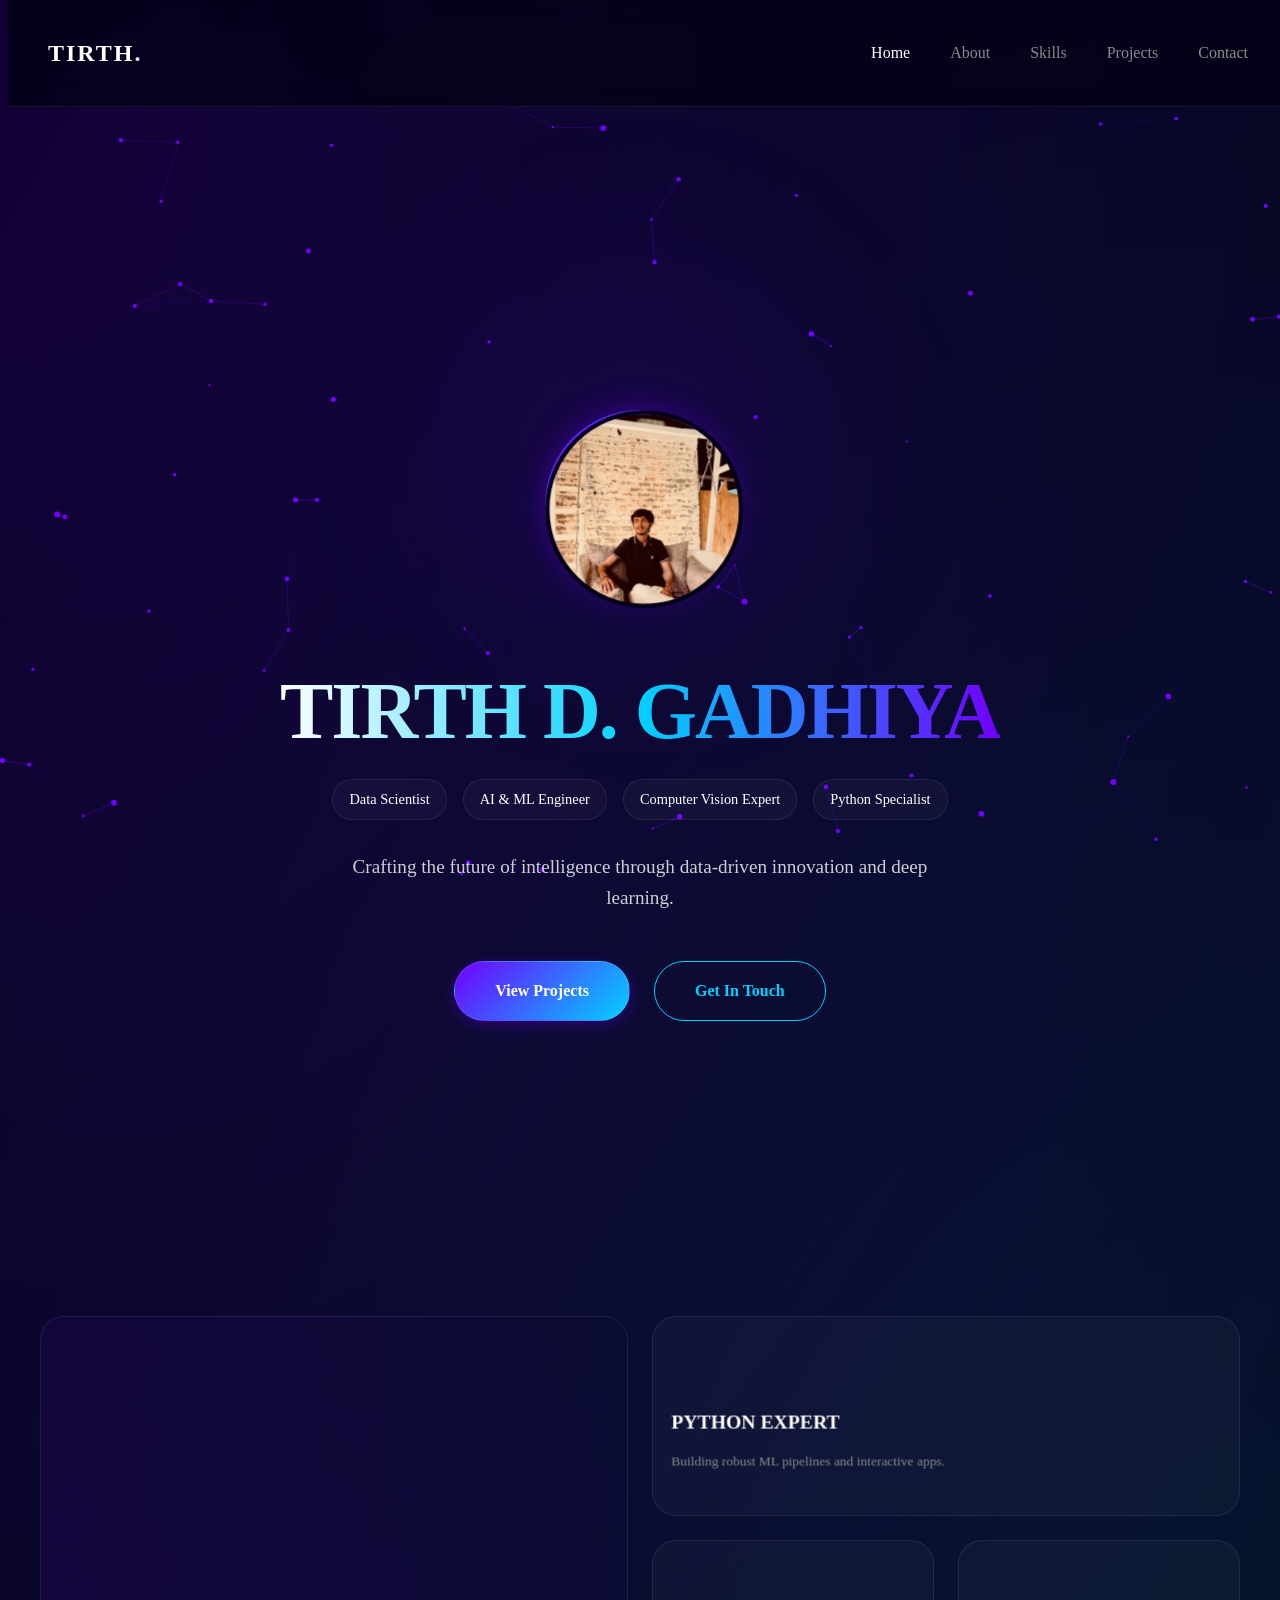
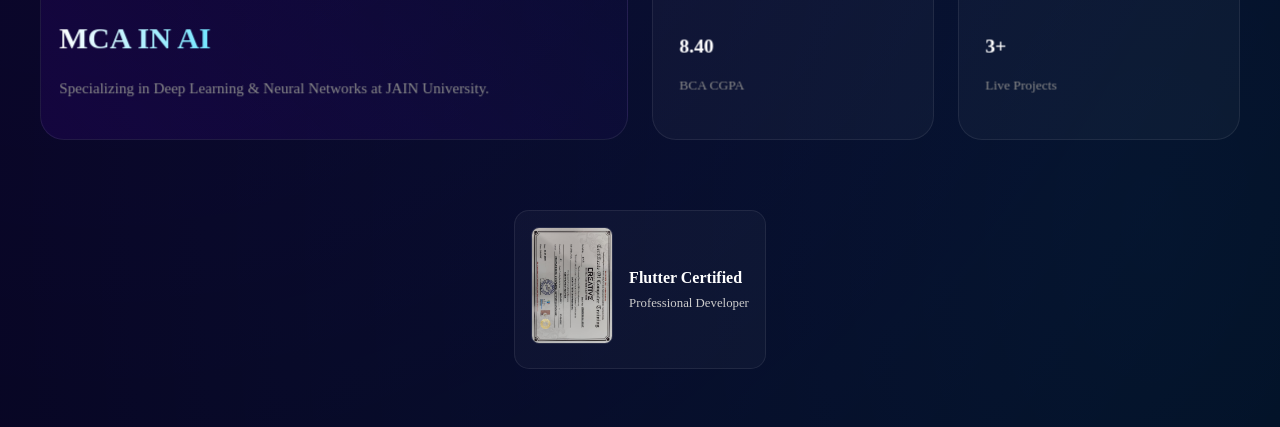
<file: index.html>
<!DOCTYPE html>
<html lang="en">
<head>
    <meta charset="UTF-8">
    <meta name="viewport" content="width=device-width, initial-scale=1.0">
    <title>Tirth Gadhiya | Data Scientist & AI Enthusiast</title>
    <link rel="stylesheet" href="assets/css/global.css">
    <style>
        .hero {
            height: 100vh;
            display: flex;
            align-items: center;
            justify-content: center;
            text-align: center;
            position: relative;
        }

        .avatar-container {
            width: 180px;
            height: 180px;
            margin: 0 auto 2rem;
            position: relative;
            border-radius: 50%;
            padding: 5px;
            background: var(--grad-primary);
            box-shadow: 0 0 30px rgba(112, 0, 255, 0.4);
        }

        .avatar {
            width: 100%;
            height: 100%;
            border-radius: 50%;
            object-fit: cover;
            border: 4px solid var(--bg-color);
        }

        .hero-tags {
            display: flex;
            gap: 1rem;
            justify-content: center;
            margin-bottom: 2rem;
        }

        .tag {
            background: var(--card-bg);
            padding: 0.5rem 1rem;
            border-radius: 20px;
            font-size: 0.9rem;
            border: 1px solid var(--glass-border);
        }
    </style>
</head>
<body>
    <div class="x-bg-glow"></div>
    <canvas id="particle-canvas"></canvas>

    <nav>
        <div class="container nav-content">
            <a href="index.html" style="font-weight: 800; color: white; text-decoration: none; font-size: 1.5rem; letter-spacing: 2px;">TIRTH.</a>
            <ul class="nav-links">
                <li><a href="index.html" class="active">Home</a></li>
                <li><a href="about.html">About</a></li>
                <li><a href="skills.html">Skills</a></li>
                <li><a href="projects.html">Projects</a></li>
                <li><a href="contact.html">Contact</a></li>
            </ul>
        </div>
    </nav>

    <main>
        <section class="hero">
            <div class="container">
                <div class="avatar-container reveal tilt-card">
                    <img src="assets/images/avatar.jpg" alt="Tirth Gadhiya" class="avatar tilt-content">
                </div>
                <h1 class="reveal" style="font-size: 5rem; letter-spacing: -2px;">TIRTH D. GADHIYA</h1>
                <div class="hero-tags reveal">
                    <span class="tag">Data Scientist</span>
                    <span class="tag">AI & ML Engineer</span>
                    <span class="tag">Computer Vision Expert</span>
                    <span class="tag">Python Specialist</span>
                </div>
                <p class="reveal" style="margin: 0 auto 3rem; font-size: 1.2rem; color: #fff; opacity: 0.8;">
                    Crafting the future of intelligence through data-driven innovation and deep learning.
                </p>
                <div class="reveal" style="display: flex; gap: 1.5rem; justify-content: center;">
                    <a href="projects.html" class="btn btn-primary">View Projects</a>
                    <a href="contact.html" class="btn" style="border: 1px solid var(--secondary-color); color: var(--secondary-color);">Get In Touch</a>
                </div>
            </div>
        </section>

        <!-- Bento Grid Preview Section -->
        <section style="padding: 50px 0;">
            <div class="container">
                <style>
                    .bento-grid {
                        display: grid;
                        grid-template-columns: repeat(4, 1fr);
                        grid-template-rows: repeat(2, 200px);
                        gap: 1.5rem;
                    }
                    .bento-item {
                        background: var(--card-bg);
                        border: 1px solid var(--glass-border);
                        border-radius: 24px;
                        padding: 2rem;
                        display: flex;
                        flex-direction: column;
                        justify-content: flex-end;
                        transition: var(--transition-base);
                    }
                    .bento-item:hover {
                        background: rgba(255, 255, 255, 0.06);
                        border-color: var(--secondary-color);
                    }
                    .bento-1 { grid-column: span 2; grid-row: span 2; background: linear-gradient(45deg, rgba(112, 0, 255, 0.1), transparent); }
                    .bento-2 { grid-column: span 2; }
                    .bento-3 { grid-column: span 1; }
                    .bento-4 { grid-column: span 1; }
                </style>
                <div class="bento-grid">
                    <div class="bento-item bento-1 reveal tilt-card">
                        <div class="tilt-content">
                            <h2 style="font-size: 1.8rem; margin: 0;">MCA IN AI</h2>
                            <p style="font-size: 0.9rem;">Specializing in Deep Learning & Neural Networks at JAIN University.</p>
                        </div>
                    </div>
                    <div class="bento-item bento-2 reveal tilt-card">
                        <div class="tilt-content">
                            <h3 style="color: white; margin: 0;">PYTHON EXPERT</h3>
                            <p style="font-size: 0.8rem;">Building robust ML pipelines and interactive apps.</p>
                        </div>
                    </div>
                    <div class="bento-item bento-3 reveal tilt-card">
                        <div class="tilt-content">
                            <h3 style="color: white; margin: 0;">8.40</h3>
                            <p style="font-size: 0.8rem;">BCA CGPA</p>
                        </div>
                    </div>
                    <div class="bento-item bento-4 reveal tilt-card">
                        <div class="tilt-content">
                            <h3 style="color: white; margin: 0;">3+</h3>
                            <p style="font-size: 0.8rem;">Live Projects</p>
                        </div>
                    </div>
                </div>
            </div>
        </section>
        
        <!-- Small Certification Badge -->
        <section style="padding: 20px 0 50px;">
            <div class="container" style="display: flex; justify-content: center;">
                <div class="certificate-card reveal" style="background: var(--card-bg); border: 1px solid var(--glass-border); border-radius: 15px; padding: 1rem; display: inline-flex; gap: 1rem; align-items: center; transition: var(--transition-base);">
                    <a href="assets/images/certificate.jpg" target="_blank" style="flex-shrink: 0;">
                        <img src="assets/images/certificate.jpg" alt="Flutter Certification" style="width: 80px; height: auto; border-radius: 8px; border: 1px solid rgba(255,255,255,0.1); cursor: pointer;">
                    </a>
                    <div style="text-align: left;">
                        <h4 style="color: white; margin: 0; font-size: 1rem;">Flutter Certified</h4>
                        <p style="font-size: 0.8rem; color: #ccc; margin: 0.2rem 0 0;">Professional Developer</p>
                    </div>
                </div>
            </div>
        </section>
    </main>

    <script src="assets/js/particles.js"></script>
    <script src="assets/js/main.js"></script>
</body>
</html>
</file>
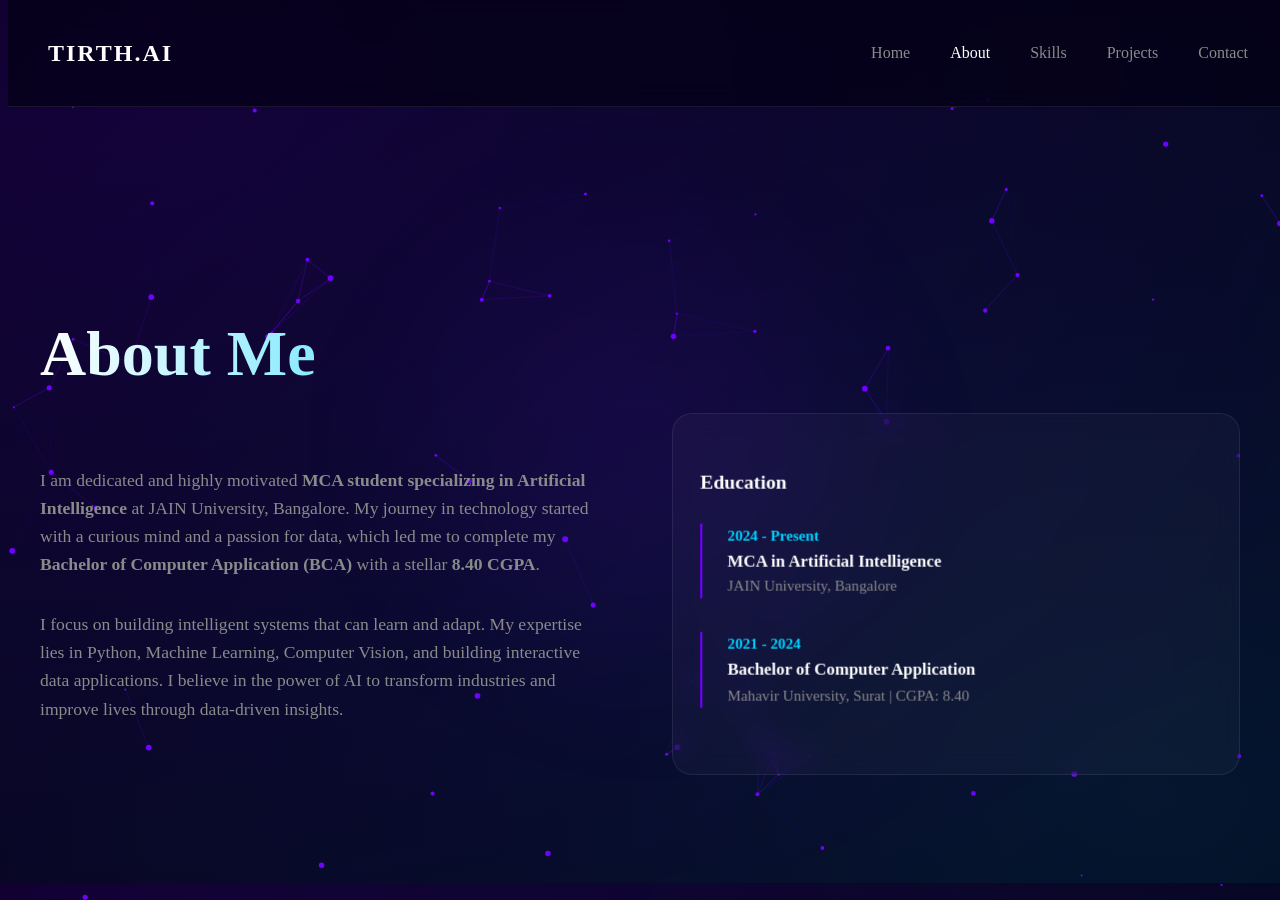
<file: about.html>
<!DOCTYPE html>
<html lang="en">
<head>
    <meta charset="UTF-8">
    <meta name="viewport" content="width=device-width, initial-scale=1.0">
    <title>About | Tirth Gadhiya</title>
    <link rel="stylesheet" href="assets/css/global.css">
    <style>
        .about-grid {
            display: grid;
            grid-template-columns: 1fr 1fr;
            gap: 4rem;
            align-items: center;
        }

        .info-card {
            background: var(--card-bg);
            border: 1px solid var(--glass-border);
            padding: 2.5rem;
            border-radius: 20px;
            backdrop-filter: var(--glass-blur);
        }

        .edu-item {
            margin-bottom: 2rem;
            padding-left: 1.5rem;
            border-left: 2px solid var(--primary-color);
        }

        .edu-year {
            font-size: 0.9rem;
            color: var(--secondary-color);
            font-weight: 600;
        }
    </style>
</head>
<body>
    <div class="x-bg-glow"></div>
    <canvas id="particle-canvas"></canvas>

    <nav>
        <div class="container nav-content">
            <a href="index.html" style="font-weight: 800; color: white; text-decoration: none; font-size: 1.5rem; letter-spacing: 2px;">TIRTH.AI</a>
            <ul class="nav-links">
                <li><a href="index.html">Home</a></li>
                <li><a href="about.html" class="active">About</a></li>
                <li><a href="skills.html">Skills</a></li>
                <li><a href="projects.html">Projects</a></li>
                <li><a href="contact.html">Contact</a></li>
            </ul>
        </div>
    </nav>

    <main class="container">
        <section>
            <h1 class="reveal">About Me</h1>
            <div class="about-grid">
                <div class="reveal">
                    <p style="margin-bottom: 2rem; max-width: 100%;">
                        I am dedicated and highly motivated <strong>MCA student specializing in Artificial Intelligence</strong> at JAIN University, Bangalore. My journey in technology started with a curious mind and a passion for data, which led me to complete my <strong>Bachelor of Computer Application (BCA)</strong> with a stellar <strong>8.40 CGPA</strong>.
                    </p>
                    <p>
                        I focus on building intelligent systems that can learn and adapt. My expertise lies in Python, Machine Learning, Computer Vision, and building interactive data applications. I believe in the power of AI to transform industries and improve lives through data-driven insights.
                    </p>
                    </p>
                </div>
                <div class="info-card reveal tilt-card">
                    <div class="tilt-content">
                        <h3 style="margin-bottom: 1.5rem; color: white;">Education</h3>
                        <div class="edu-item">
                            <div class="edu-year">2024 - Present</div>
                            <div style="font-weight: 600;">MCA in Artificial Intelligence</div>
                            <div style="font-size: 0.9rem; color: var(--text-muted);">JAIN University, Bangalore</div>
                        </div>
                        <div class="edu-item">
                            <div class="edu-year">2021 - 2024</div>
                            <div style="font-weight: 600;">Bachelor of Computer Application</div>
                            <div style="font-size: 0.9rem; color: var(--text-muted);">Mahavir University, Surat | CGPA: 8.40</div>
                        </div>
                    </div>
                </div>
            </div>
        </section>
    </main>

    <script src="assets/js/particles.js"></script>
    <script src="assets/js/main.js"></script>
</body>
</html>
</file>
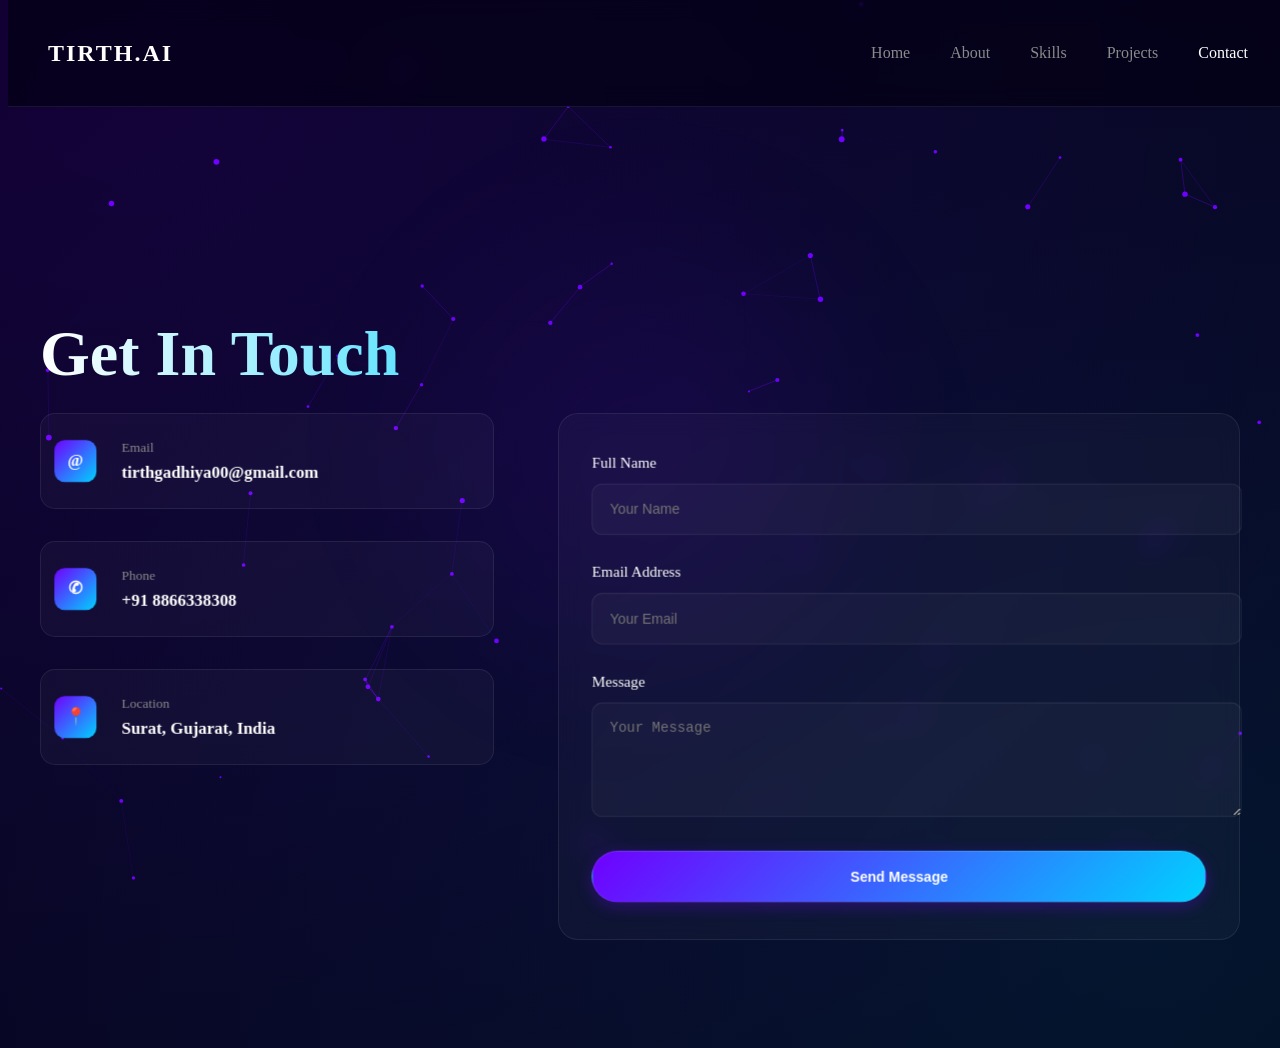
<file: contact.html>
<!DOCTYPE html>
<html lang="en">
<head>
    <meta charset="UTF-8">
    <meta name="viewport" content="width=device-width, initial-scale=1.0">
    <title>Contact | Tirth Gadhiya</title>
    <link rel="stylesheet" href="assets/css/global.css">
    <style>
        .contact-grid {
            display: grid;
            grid-template-columns: 1fr 1.5fr;
            gap: 4rem;
        }

        .contact-info {
            display: flex;
            flex-direction: column;
            gap: 2rem;
        }

        .info-item {
            display: flex;
            align-items: center;
            gap: 1.5rem;
            background: var(--card-bg);
            padding: 1.5rem;
            border-radius: 15px;
            border: 1px solid var(--glass-border);
        }

        .info-icon {
            width: 40px;
            height: 40px;
            background: var(--grad-primary);
            border-radius: 10px;
            display: flex;
            align-items: center;
            justify-content: center;
            color: white;
            font-weight: bold;
        }

        .contact-form {
            background: var(--card-bg);
            padding: 3rem;
            border-radius: 20px;
            border: 1px solid var(--glass-border);
            backdrop-filter: var(--glass-blur);
        }

        .form-group {
            margin-bottom: 1.5rem;
        }

        .form-group label {
            display: block;
            margin-bottom: 0.5rem;
            color: var(--text-main);
            font-size: 0.9rem;
        }

        .form-group input, .form-group textarea {
            width: 100%;
            padding: 1rem;
            background: rgba(255, 255, 255, 0.03);
            border: 1px solid var(--glass-border);
            border-radius: 10px;
            color: white;
            outline: none;
            transition: var(--transition-fast);
        }

        .form-group input:focus, .form-group textarea:focus {
            border-color: var(--secondary-color);
            background: rgba(255, 255, 255, 0.07);
        }
    </style>
</head>
<body>
    <div class="x-bg-glow"></div>
    <canvas id="particle-canvas"></canvas>

    <nav>
        <div class="container nav-content">
            <a href="index.html" style="font-weight: 800; color: white; text-decoration: none; font-size: 1.5rem; letter-spacing: 2px;">TIRTH.AI</a>
            <ul class="nav-links">
                <li><a href="index.html">Home</a></li>
                <li><a href="about.html">About</a></li>
                <li><a href="skills.html">Skills</a></li>
                <li><a href="projects.html">Projects</a></li>
                <li><a href="contact.html" class="active">Contact</a></li>
            </ul>
        </div>
    </nav>

    <main class="container">
        <section>
            <h1 class="reveal">Get In Touch</h1>
            <div class="contact-grid">
                <div class="contact-info reveal">
                    <div class="info-item tilt-card">
                        <div class="tilt-content" style="display: flex; align-items: center; gap: 1.5rem;">
                            <div class="info-icon">@</div>
                            <div>
                                <div style="font-size: 0.8rem; color: var(--text-muted);">Email</div>
                                <div style="font-weight: 600;">tirthgadhiya00@gmail.com</div>
                            </div>
                        </div>
                    </div>
                    <div class="info-item tilt-card">
                        <div class="tilt-content" style="display: flex; align-items: center; gap: 1.5rem;">
                            <div class="info-icon">✆</div>
                            <div>
                                <div style="font-size: 0.8rem; color: var(--text-muted);">Phone</div>
                                <div style="font-weight: 600;">+91 8866338308</div>
                            </div>
                        </div>
                    </div>
                    <div class="info-item tilt-card">
                        <div class="tilt-content" style="display: flex; align-items: center; gap: 1.5rem;">
                            <div class="info-icon">📍</div>
                            <div>
                                <div style="font-size: 0.8rem; color: var(--text-muted);">Location</div>
                                <div style="font-weight: 600;">Surat, Gujarat, India</div>
                            </div>
                        </div>
                    </div>
                </div>

                <div class="contact-form reveal tilt-card">
                    <div class="tilt-content">
                        <form onsubmit="event.preventDefault(); alert('Message sent! (Simulation)');">
                            <div class="form-group">
                                <label>Full Name</label>
                                <input type="text" placeholder="Your Name" required>
                            </div>
                            <div class="form-group">
                                <label>Email Address</label>
                                <input type="email" placeholder="Your Email" required>
                            </div>
                            <div class="form-group">
                                <label>Message</label>
                                <textarea rows="5" placeholder="Your Message" required></textarea>
                            </div>
                            <button type="submit" class="btn btn-primary" style="width: 100%;">Send Message</button>
                        </form>
                    </div>
                </div>
            </div>
        </section>
    </main>

    <script src="assets/js/particles.js"></script>
    <script src="assets/js/main.js"></script>
</body>
</html>
</file>
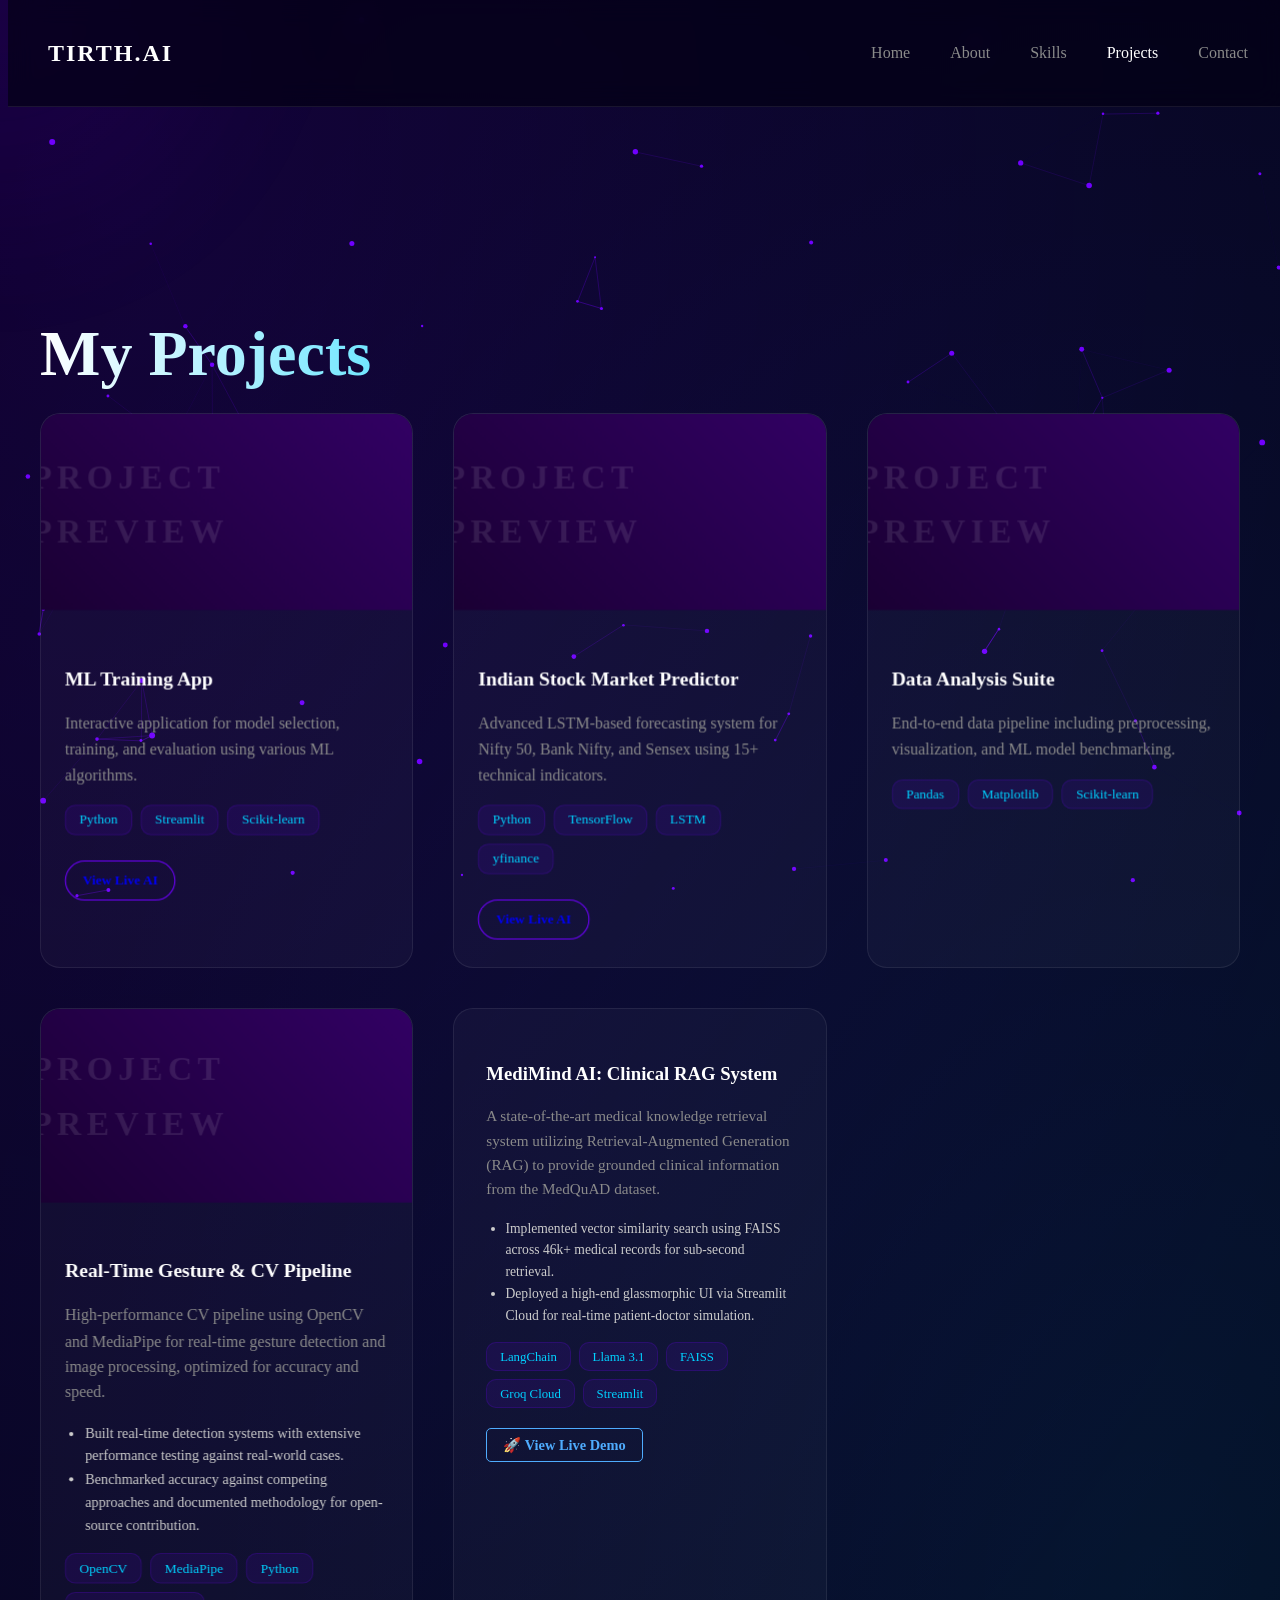
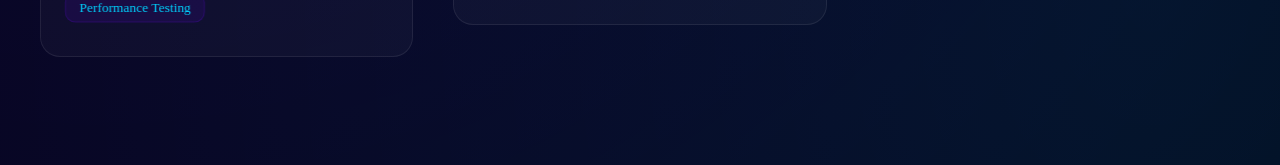
<file: projects.html>
<!DOCTYPE html>
<html lang="en">
<head>
    <meta charset="UTF-8">
    <meta name="viewport" content="width=device-width, initial-scale=1.0">
    <title>Projects | Tirth Gadhiya</title>
    <link rel="stylesheet" href="assets/css/global.css">
    <style>
        .projects-grid {
            display: grid;
            grid-template-columns: repeat(auto-fit, minmax(350px, 1fr));
            gap: 2.5rem;
        }

        .project-card {
            background: var(--card-bg);
            border: 1px solid var(--glass-border);
            border-radius: 20px;
            overflow: hidden;
            transition: var(--transition-base);
        }

        .project-card:hover {
            transform: translateY(-10px) scale(1.02);
            border-color: var(--primary-color);
            box-shadow: 0 15px 40px rgba(112, 0, 255, 0.2);
        }

        .project-img {
            width: 100%;
            height: 200px;
            background: linear-gradient(45deg, #1a0033, #330066);
            display: flex;
            align-items: center;
            justify-content: center;
            position: relative;
        }

        .project-img::after {
            content: "PROJECT PREVIEW";
            font-weight: 800;
            color: rgba(255, 255, 255, 0.1);
            font-size: 2rem;
            letter-spacing: 5px;
        }

        .project-content {
            padding: 2rem;
        }

        .project-tech {
            display: flex;
            gap: 0.5rem;
            flex-wrap: wrap;
            margin: 1rem 0;
        }

        .tech-pill {
            background: rgba(112, 0, 255, 0.1);
            color: var(--secondary-color);
            padding: 0.2rem 0.8rem;
            border-radius: 10px;
            font-size: 0.8rem;
            border: 1px solid rgba(112, 0, 255, 0.2);
        }
    </style>
</head>
<body>
    <div class="x-bg-glow"></div>
    <canvas id="particle-canvas"></canvas>

    <nav>
        <div class="container nav-content">
            <a href="index.html" style="font-weight: 800; color: white; text-decoration: none; font-size: 1.5rem; letter-spacing: 2px;">TIRTH.AI</a>
            <ul class="nav-links">
                <li><a href="index.html">Home</a></li>
                <li><a href="about.html">About</a></li>
                <li><a href="skills.html">Skills</a></li>
                <li><a href="projects.html" class="active">Projects</a></li>
                <li><a href="contact.html">Contact</a></li>
            </ul>
        </div>
    </nav>

    <main class="container">
        <section>
            <h1 class="reveal">My Projects</h1>
            <div class="projects-grid">
                <!-- Project 1 -->
                <div class="project-card reveal tilt-card">
                    <div class="tilt-content">
                        <div class="project-img"></div>
                        <div class="project-content">
                            <h3 style="color: white; margin-bottom: 0.5rem;">ML Training App</h3>
                            <p style="font-size: 0.95rem;">Interactive application for model selection, training, and evaluation using various ML algorithms.</p>
                            <div class="project-tech">
                                <span class="tech-pill">Python</span>
                                <span class="tech-pill">Streamlit</span>
                                <span class="tech-pill">Scikit-learn</span>
                            </div>
                            
                            <div style="margin-top: 1.5rem;">
                                <a href="https://mltraining-8uwxdoyklyncr5fx5tnoan.streamlit.app/" target="_blank" class="btn" style="font-size: 0.8rem; padding: 0.5rem 1rem; border: 1px solid var(--primary-color);">View Live AI</a>
                            </div>
                        </div>
                    </div>
                </div>

                <!-- Project 2 -->
                <div class="project-card reveal tilt-card">
                    <div class="tilt-content">
                        <div class="project-img"></div>
                        <div class="project-content">
                            <h3 style="color: white; margin-bottom: 0.5rem;">Indian Stock Market Predictor</h3>
                            <p style="font-size: 0.95rem;">Advanced LSTM-based forecasting system for Nifty 50, Bank Nifty, and Sensex using 15+ technical indicators.</p>
                            <div class="project-tech">
                                <span class="tech-pill">Python</span>
                                <span class="tech-pill">TensorFlow</span>
                                <span class="tech-pill">LSTM</span>
                                <span class="tech-pill">yfinance</span>
                            </div>
                            <div style="margin-top: 1.5rem;">
                                <a href="https://stock-ai-predictor-zdkgfjxevegvswqetqzrfj.streamlit.app/" target="_blank" class="btn" style="font-size: 0.8rem; padding: 0.5rem 1rem; border: 1px solid var(--primary-color);">View Live AI</a>
                            </div>
                        </div>
                    </div>
                </div>

                <!-- Project 3 -->
                <div class="project-card reveal tilt-card">
                    <div class="tilt-content">
                        <div class="project-img"></div>
                        <div class="project-content">
                            <h3 style="color: white; margin-bottom: 0.5rem;">Data Analysis Suite</h3>
                            <p style="font-size: 0.95rem;">End-to-end data pipeline including preprocessing, visualization, and ML model benchmarking.</p>
                            <div class="project-tech">
                                <span class="tech-pill">Pandas</span>
                                <span class="tech-pill">Matplotlib</span>
                                <span class="tech-pill">Scikit-learn</span>
                            </div>
                        </div>
                    </div>
                </div>
                 <!-- Project 4: Real-Time Gesture & CV Pipeline -->
                <div class="project-card reveal tilt-card">
                    <div class="tilt-content">
                        <div class="project-img"></div>
                        <div class="project-content">
                            <h3 style="color: white; margin-bottom: 0.5rem;">Real-Time Gesture & CV Pipeline</h3>
                            <p style="font-size: 0.95rem;">High-performance CV pipeline using OpenCV and MediaPipe for real-time gesture detection and image processing, optimized for accuracy and speed.</p>
                            <ul style="font-size: 0.85rem; color: #ccc; margin: 1rem 0; padding-left: 1.2rem;">
                                <li>Built real-time detection systems with extensive performance testing against real-world cases.</li>
                                <li>Benchmarked accuracy against competing approaches and documented methodology for open-source contribution.</li>
                            </ul>
                            <div class="project-tech">
                                <span class="tech-pill">OpenCV</span>
                                <span class="tech-pill">MediaPipe</span>
                                <span class="tech-pill">Python</span>
                                <span class="tech-pill">Performance Testing</span>
                            </div>
                        </div>
                    </div>
                </div>
                      <!-- MediMind AI Project -->
                <div class="project-card" style="margin-bottom: 2rem;">
                    <div class="project-content" style="display: flex; gap: 2rem; align-items: start;">
                        <div style="flex: 1;">
                            <h3 style="color: white; margin-bottom: 0.5rem;">MediMind AI: Clinical RAG System</h3>
                            <p style="font-size: 0.95rem;">A state-of-the-art medical knowledge retrieval system utilizing Retrieval-Augmented Generation (RAG) to provide grounded clinical information from the MedQuAD dataset.</p>
                            <ul style="font-size: 0.85rem; color: #ccc; margin: 1rem 0; padding-left: 1.2rem;">
                                <li>Implemented vector similarity search using FAISS across 46k+ medical records for sub-second retrieval.</li>
                                <li>Deployed a high-end glassmorphic UI via Streamlit Cloud for real-time patient-doctor simulation.</li>
                            </ul>
                            <div class="project-tech">
                                <span class="tech-pill">LangChain</span>
                                <span class="tech-pill">Llama 3.1</span>
                                <span class="tech-pill">FAISS</span>
                                <span class="tech-pill">Groq Cloud</span>
                                <span class="tech-pill">Streamlit</span>
                            </div>
                            <div style="margin-top: 1.5rem;">
                                <a href="https://ragmedical-tirth.streamlit.app/" target="_blank" style="color: #4facfe; text-decoration: none; font-weight: bold; font-size: 0.9rem; border: 1px solid #4facfe; padding: 0.5rem 1rem; border-radius: 5px;">🚀 View Live Demo</a>
                                <!-- <a href="https://github.com/Tirthgadhiyaa/RAG_medical" target="_blank" style="color: #ccc; text-decoration: none; font-size: 0.9rem; margin-left: 1rem;">📂 GitHub Repo</a> -->
                            </div>
                        </div>
                    </div>
                </div>
            </div>
        </section>
    </main>

    <script src="assets/js/particles.js"></script>
    <script src="assets/js/main.js"></script>
</body>
</html>
</file>
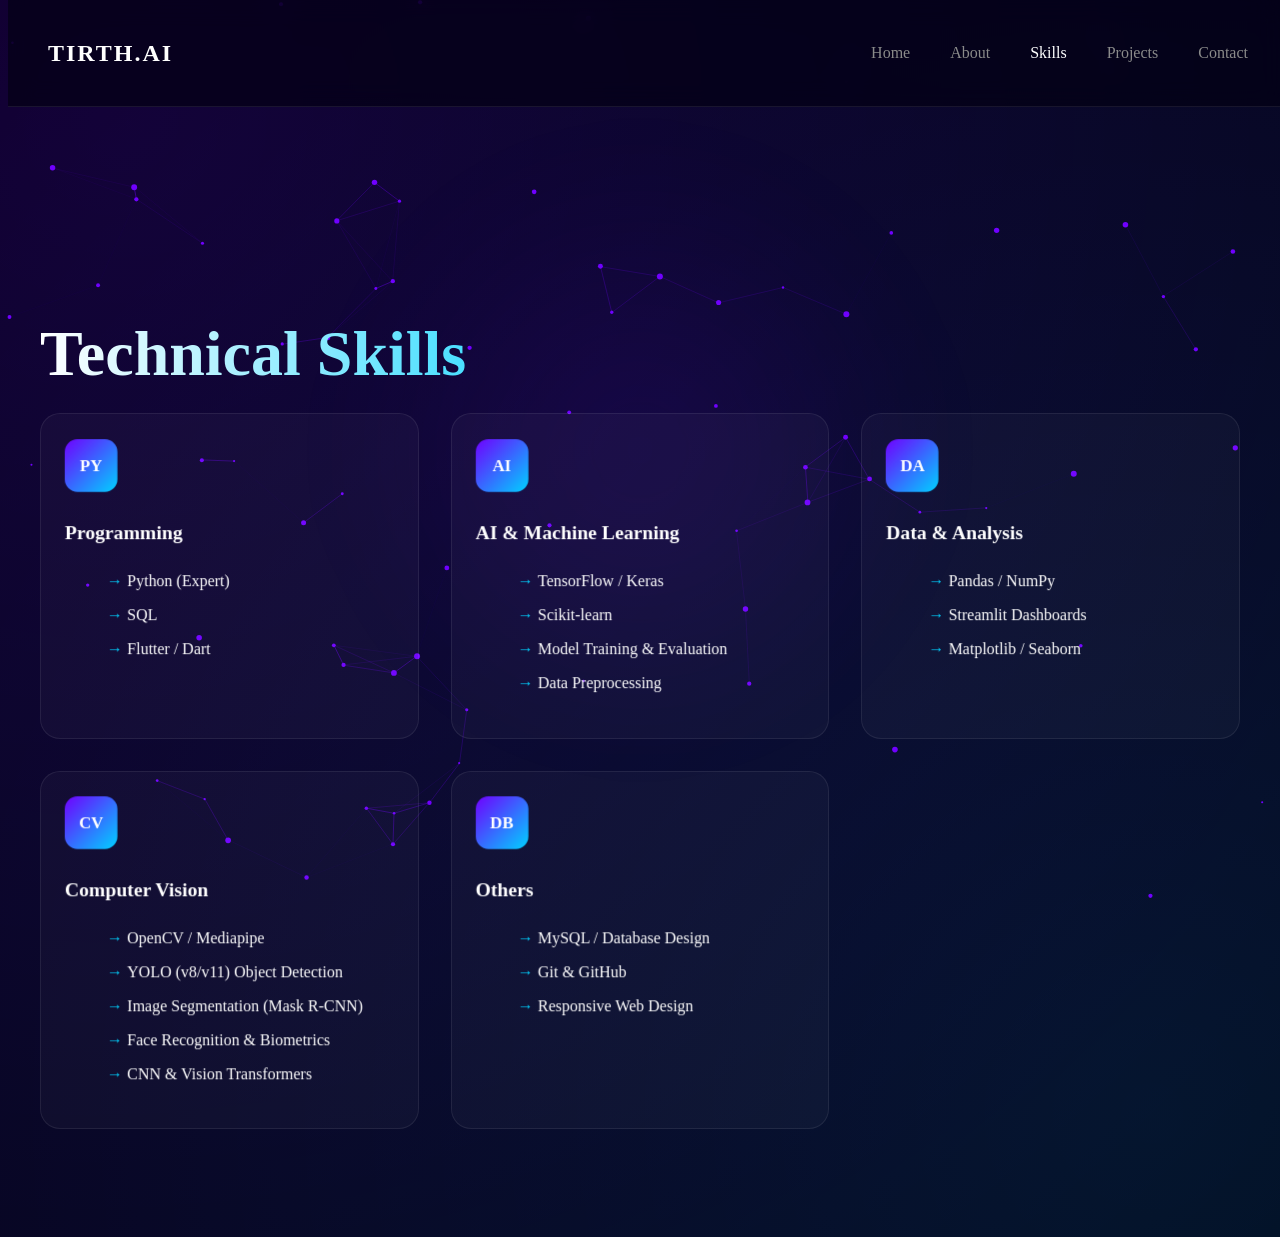
<file: skills.html>
<!DOCTYPE html>
<html lang="en">
<head>
    <meta charset="UTF-8">
    <meta name="viewport" content="width=device-width, initial-scale=1.0">
    <title>Skills | Tirth Gadhiya</title>
    <link rel="stylesheet" href="assets/css/global.css">
    <style>
        .skills-container {
            display: grid;
            grid-template-columns: repeat(auto-fit, minmax(280px, 1fr));
            gap: 2rem;
        }

        .skill-card {
            background: var(--card-bg);
            border: 1px solid var(--glass-border);
            padding: 2rem;
            border-radius: 20px;
            transition: var(--transition-base);
            position: relative;
            overflow: hidden;
        }

        .skill-card:hover {
            transform: translateY(-10px);
            border-color: var(--secondary-color);
            background: rgba(255, 255, 255, 0.08);
        }

        .skill-icon {
            width: 50px;
            height: 50px;
            background: var(--grad-primary);
            border-radius: 12px;
            margin-bottom: 1.5rem;
            display: flex;
            align-items: center;
            justify-content: center;
            font-weight: bold;
            color: white;
        }

        .skill-list {
            list-style: none;
            margin-top: 1rem;
        }

        .skill-list li {
            margin-bottom: 0.5rem;
            position: relative;
            padding-left: 1.2rem;
            font-size: 0.95rem;
        }

        .skill-list li::before {
            content: "→";
            position: absolute;
            left: 0;
            color: var(--secondary-color);
        }
    </style>
</head>
<body>
    <div class="x-bg-glow"></div>
    <canvas id="particle-canvas"></canvas>

    <nav>
        <div class="container nav-content">
            <a href="index.html" style="font-weight: 800; color: white; text-decoration: none; font-size: 1.5rem; letter-spacing: 2px;">TIRTH.AI</a>
            <ul class="nav-links">
                <li><a href="index.html">Home</a></li>
                <li><a href="about.html">About</a></li>
                <li><a href="skills.html" class="active">Skills</a></li>
                <li><a href="projects.html">Projects</a></li>
                <li><a href="contact.html">Contact</a></li>
            </ul>
        </div>
    </nav>

    <main class="container">
        <section>
            <h1 class="reveal">Technical Skills</h1>
            <div class="skills-container">
                <!-- Programming -->
                <div class="skill-card reveal tilt-card">
                    <div class="tilt-content">
                        <div class="skill-icon">PY</div>
                        <h3 style="color: white;">Programming</h3>
                        <ul class="skill-list">
                            <li>Python (Expert)</li>
                            <li>SQL</li>
                            <li>Flutter / Dart</li>
                        </ul>
                    </div>
                </div>

                <!-- AI & ML -->
                <div class="skill-card reveal tilt-card">
                    <div class="tilt-content">
                        <div class="skill-icon">AI</div>
                        <h3 style="color: white;">AI & Machine Learning</h3>
                        <ul class="skill-list">
                            <li>TensorFlow / Keras</li>
                            <li>Scikit-learn</li>
                            <li>Model Training & Evaluation</li>
                            <li>Data Preprocessing</li>
                        </ul>
                    </div>
                </div>

                <!-- Analysis & Tools -->
                <div class="skill-card reveal tilt-card">
                    <div class="tilt-content">
                        <div class="skill-icon">DA</div>
                        <h3 style="color: white;">Data & Analysis</h3>
                        <ul class="skill-list">
                            <li>Pandas / NumPy</li>
                            <li>Streamlit Dashboards</li>
                            <li>Matplotlib / Seaborn</li>
                        </ul>
                    </div>
                </div>
                 <!-- Computer Vision -->
                <div class="skill-card reveal tilt-card">
                    <div class="tilt-content">
                        <div class="skill-icon">CV</div>
                        <h3 style="color: white;">Computer Vision</h3>
                        <ul class="skill-list">
                            <li>OpenCV / Mediapipe</li>
                            <li>YOLO (v8/v11) Object Detection</li>
                            <li>Image Segmentation (Mask R-CNN)</li>
                            <li>Face Recognition & Biometrics</li>
                            <li>CNN & Vision Transformers</li>
                        </ul>
                    </div>
                </div>

                <!-- Other -->
                <div class="skill-card reveal tilt-card">
                    <div class="tilt-content">
                        <div class="skill-icon">DB</div>
                        <h3 style="color: white;">Others</h3>
                        <ul class="skill-list">
                            <li>MySQL / Database Design</li>
                            <li>Git & GitHub</li>
                            <li>Responsive Web Design</li>
                        </ul>
                    </div>
                </div>
            </div>
        </section>
    </main>

    <script src="assets/js/particles.js"></script>
    <script src="assets/js/main.js"></script>
</body>
</html>
</file>
<file: assets/css/global.css>
@import url('variables.css');

/* Global Layout */
.container {
    max-width: 1200px;
    margin: 0 auto;
    padding: 0 2rem;
}

section {
    padding: 100px 0;
}

/* Typography */
h1 {
    font-size: 4rem;
    font-weight: 800;
    line-height: 1.1;
    margin-bottom: 1.5rem;
    background: var(--grad-text);
    -webkit-background-clip: text;
    -webkit-text-fill-color: transparent;
}

h2 {
    font-size: 2.5rem;
    margin-bottom: 2rem;
    background: var(--grad-text);
    -webkit-background-clip: text;
    -webkit-text-fill-color: transparent;
}

p {
    color: var(--text-muted);
    font-size: 1.1rem;
    max-width: 600px;
}

/* Navigation */
nav {
    position: fixed;
    top: 0;
    width: 100%;
    z-index: 1000;
    padding: 1.5rem 0;
    background: rgba(3, 0, 20, 0.7);
    backdrop-filter: var(--glass-blur);
    border-bottom: 1px solid var(--glass-border);
}

.nav-content {
    display: flex;
    justify-content: space-between;
    align-items: center;
}

.nav-links {
    display: flex;
    gap: 2.5rem;
    list-style: none;
}

.nav-links a {
    text-decoration: none;
    color: var(--text-muted);
    font-weight: 500;
    transition: var(--transition-fast);
}

.nav-links a:hover, .nav-links a.active {
    color: var(--text-main);
}

/* Buttons */
.btn {
    display: inline-block;
    padding: 1rem 2.5rem;
    border-radius: 50px;
    font-weight: 700;
    text-decoration: none;
    transition: var(--transition-base);
    cursor: pointer;
    border: 1px solid rgba(255, 255, 255, 0.1);
    position: relative;
    overflow: hidden;
    z-index: 1;
}

.btn-primary {
    background: var(--grad-primary);
    color: white;
    box-shadow: 0 4px 15px rgba(112, 0, 255, 0.3);
}

.btn-primary::after {
    content: '';
    position: absolute;
    top: 0;
    left: -100%;
    width: 100%;
    height: 100%;
    background: linear-gradient(90deg, transparent, rgba(255,255,255,0.2), transparent);
    transition: 0.5s;
    z-index: -1;
}

.btn-primary:hover::after {
    left: 100%;
}

.btn-primary:hover {
    transform: translateY(-5px) scale(1.05);
    box-shadow: 0 15px 35px rgba(112, 0, 255, 0.6);
}

/* 3D Tilt Effect Wrapper */
.tilt-card {
    transform-style: preserve-3d;
    perspective: 1000px;
}

.tilt-content {
    transform: translateZ(50px);
}

/* Glitch/Gradient Background Effect */
.bg-glow {
    position: fixed;
    top: -50%;
    left: -50%;
    width: 200%;
    height: 200%;
    background: radial-gradient(circle at 50% 50%, rgba(112, 0, 255, 0.15) 0%, transparent 50%);
    pointer-events: none;
    z-index: -1;
    animation: rotate 20s linear infinite;
}

@keyframes rotate {
    from { transform: rotate(0deg); }
    to { transform: rotate(360deg); }
}
/* Animations */
.reveal {
    opacity: 0;
    transform: translateY(50px);
    transition: all 1s cubic-bezier(0.4, 0, 0.2, 1);
}

.reveal.active {
    opacity: 1;
    transform: translateY(0);
}

.page-exit {
    opacity: 0;
    transform: translateY(-20px);
    transition: 0.5s;
}

.certificate-card:hover {
    border-color: var(--secondary-color) !important;
    transform: scale(1.02);
    box-shadow: 0 10px 40px rgba(0, 210, 255, 0.2);
}
</file>
